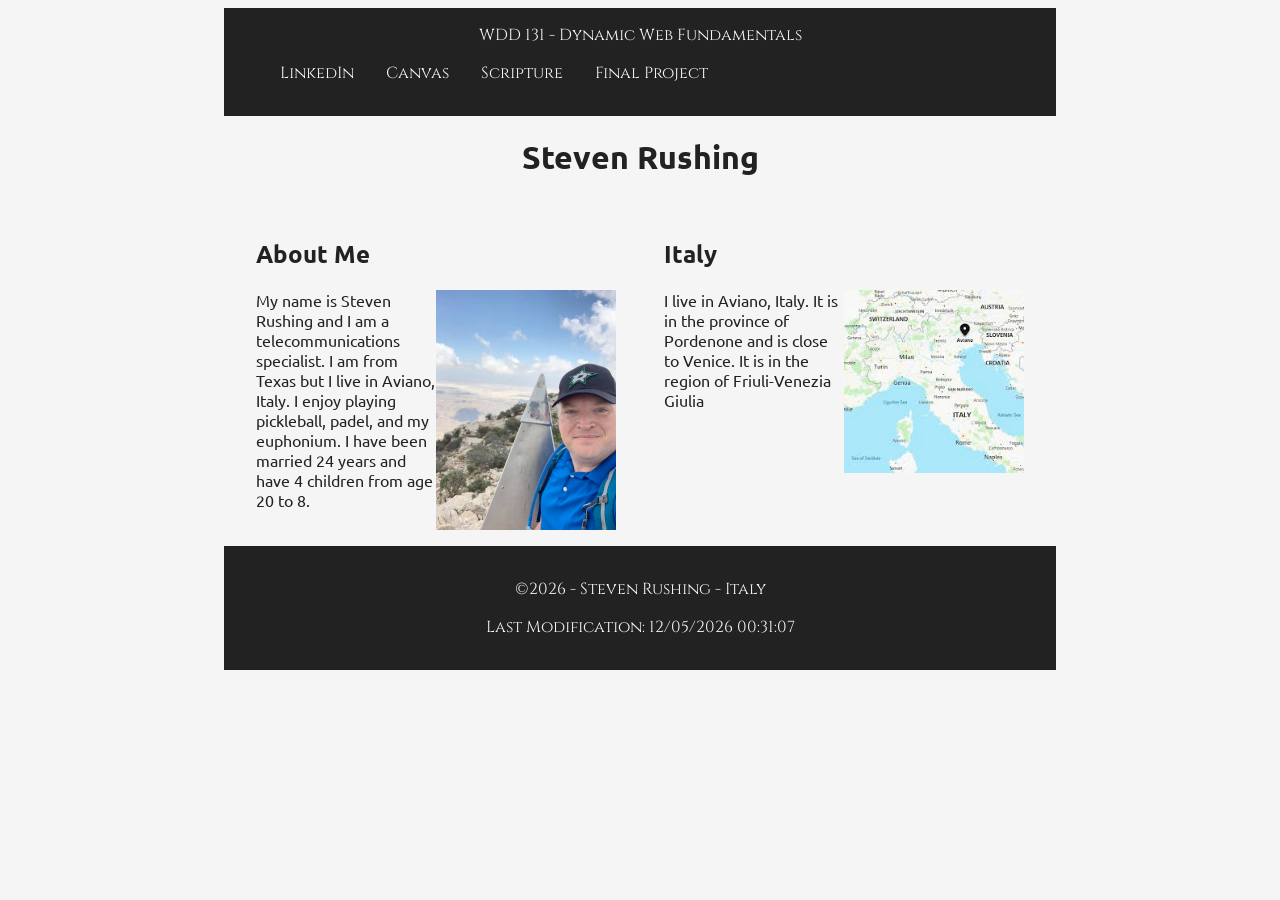
<file: index.html>
<!DOCTYPE html>
<html lang="en">
<head>
    <meta charset="UTF-8">
    <meta name="viewport" content="width=device-width, initial-scale=1.0">
    <meta name="author" content="Steven Rushing">
    <meta name="description" content="A webpage created by Steven Rushing for the BYU Idaho class WDD 131 - Dynamic Web Fundamentals, HTML, CSS, JavaScript, webpage, coding">
    <link rel="stylesheet" href="styles/base.css">
    <link rel="preconnect" href="https://fonts.googleapis.com">
    <link rel="preconnect" href="https://fonts.gstatic.com" crossorigin>
    <link href="https://fonts.googleapis.com/css2?family=Cinzel:wght@400..900&family=Ubuntu:ital,wght@0,300;0,400;0,500;0,700;1,300;1,400;1,500;1,700&display=swap" rel="stylesheet">
    <script src="scripts/getdates.js" defer></script>
    <title>WDD 131 - Dynamic Web Fundamentals - Steven Rushing</title>
  </head>
<body>
    <header>    
        <span id="course-title">WDD 131 - Dynamic Web Fundamentals</span>
        <nav>
            <ul>
                <li><a href="https://www.linkedin.com/in/stevenmrushing/">LinkedIn</a></li>
                <li><a href="https://byupw.instructure.com/">Canvas</a></li>
                <li><a href="https://www.churchofjesuschrist.org/study/scriptures/ot/micah/6?lang=eng&id=p8#p8">Scripture</a></li>
                <li><a href="#">Final Project</a></li>
            </ul>
        </nav>
    </header>
    <main>
        <h1>Steven Rushing</h1>
        <section class="card">
            <h2>About Me</h2>
            <img src="images/profile.jpg" alt="Steven Rushing at the top of Texas">
            <p>My name is Steven Rushing and I am a telecommunications specialist. I am from Texas but I live in Aviano, Italy. I enjoy playing pickleball, padel, and my euphonium. I have been married 24 years and have 4 children from age 20 to 8.</p>
            
        </section>
        <section class="card">
            <h2>Italy</h2>
            <img src="images/aviano.jpeg" alt="Aviano, Italy" width="200">
            <p>I live in Aviano, Italy. It is in the province of Pordenone and is close to Venice. It is in the region of Friuli-Venezia Giulia</p>
        </section>
    </main>
    <footer>
       <p>©<span id="currentyear"></span> - Steven Rushing - Italy</p>
       <p id="lastModified"></p>
    </footer>
</body>
</html>
</file>
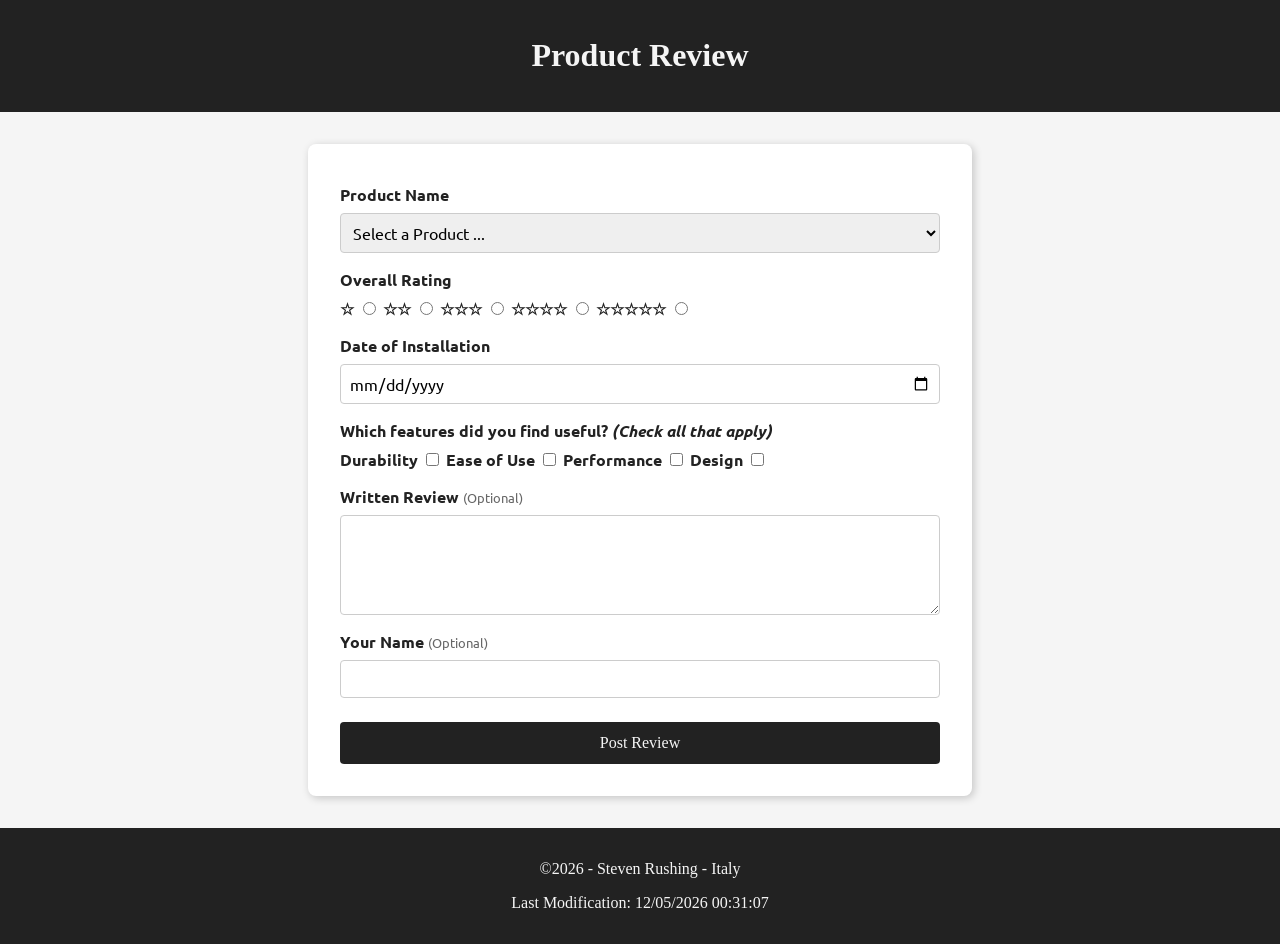
<file: form.html>
<!DOCTYPE html>
<html lang="en">
<head>
    <meta charset="UTF-8">
    <meta name="viewport" content="width=device-width, initial-scale=1.0">
    <meta name="author" content="Steven Rushing">
    <meta name="description" content="A generic form created by Steven Rushing for the BYU Idaho class WDD 131 - Dynamic Web Fundamentals, HTML, CSS, JavaScript">
    <title>Product Review</title>
    <link rel="preconnect" href="https://fonts.googleapis.com">
    <link rel="preconnect" href="https://fonts.gstatic.com" crossorigin>
    <link href="https://fonts.googleapis.com/css2?family=Ubuntu:ital,wght@0,300;0,400;0,500;0,700;1,300;1,400;1,500;1,700&display=swap" rel="stylesheet">
    <link rel="stylesheet" href="styles/form.css">
    <link rel="stylesheet" href="styles/form-large.css">
    <script src="scripts/form.js" defer></script>
</head>
<body>
    <header>
        <h1>Product Review</h1>
    </header>
    <main>
        <form method="get" action="review.html">
            <label for="product-name">Product Name</label>
            <select name="product-name" id="product-name" required>
                <option value="" disabled selected>Select a Product ...</option>
            </select>
            <label>Overall Rating</label>
            <div id="rating-group">
                <label for="rating1">☆</label>
                <input type="radio" id="rating1" name="rating" value="1" required>
                <label for="rating2">☆☆</label>
                <input type="radio" id="rating2" name="rating" value="2" required>
                <label for="rating3">☆☆☆</label>
                <input type="radio" id="rating3" name="rating" value="3" required>
                <label for="rating4">☆☆☆☆</label>
                <input type="radio" id="rating4" name="rating" value="4" required>
                <label for="rating5">☆☆☆☆☆</label>
                <input type="radio" id="rating5" name="rating" value="5" required>
            </div>
            <label for="install-date">Date of Installation</label>
            <input type="date" id="install-date" name="install-date" required>
            <label>Which features did you find useful? <em>(Check all that apply)</em></label>
            <div id="features-group">
                <label for="durability">Durability</label>
                <input type="checkbox" id="durability" name="features" value="durability">
                <label for="ease-of-use">Ease of Use</label>
                <input type="checkbox" id="ease-of-use" name="features" value="ease-of-use">
                <label for="performance">Performance</label>
                <input type="checkbox" id="performance" name="features" value="performance">
                <label for="design">Design</label>
                <input type="checkbox" id="design" name="features" value="design">
            </div>
            <label for="review">Written Review <span class="optional">(Optional)</span></label>
            <textarea id="review" name="review"></textarea>

            <label for="username">Your Name <span class="optional">(Optional)</span></label>
            <input type="text" id="username" name="username">
            <input type="submit" value="Post Review">
        </form>
    </main>
    <footer>
        <p>©<span id="currentyear"></span> - Steven Rushing - Italy</p>
        <p id="lastModified"></p>
    </footer>
</body>
</html>
</file>
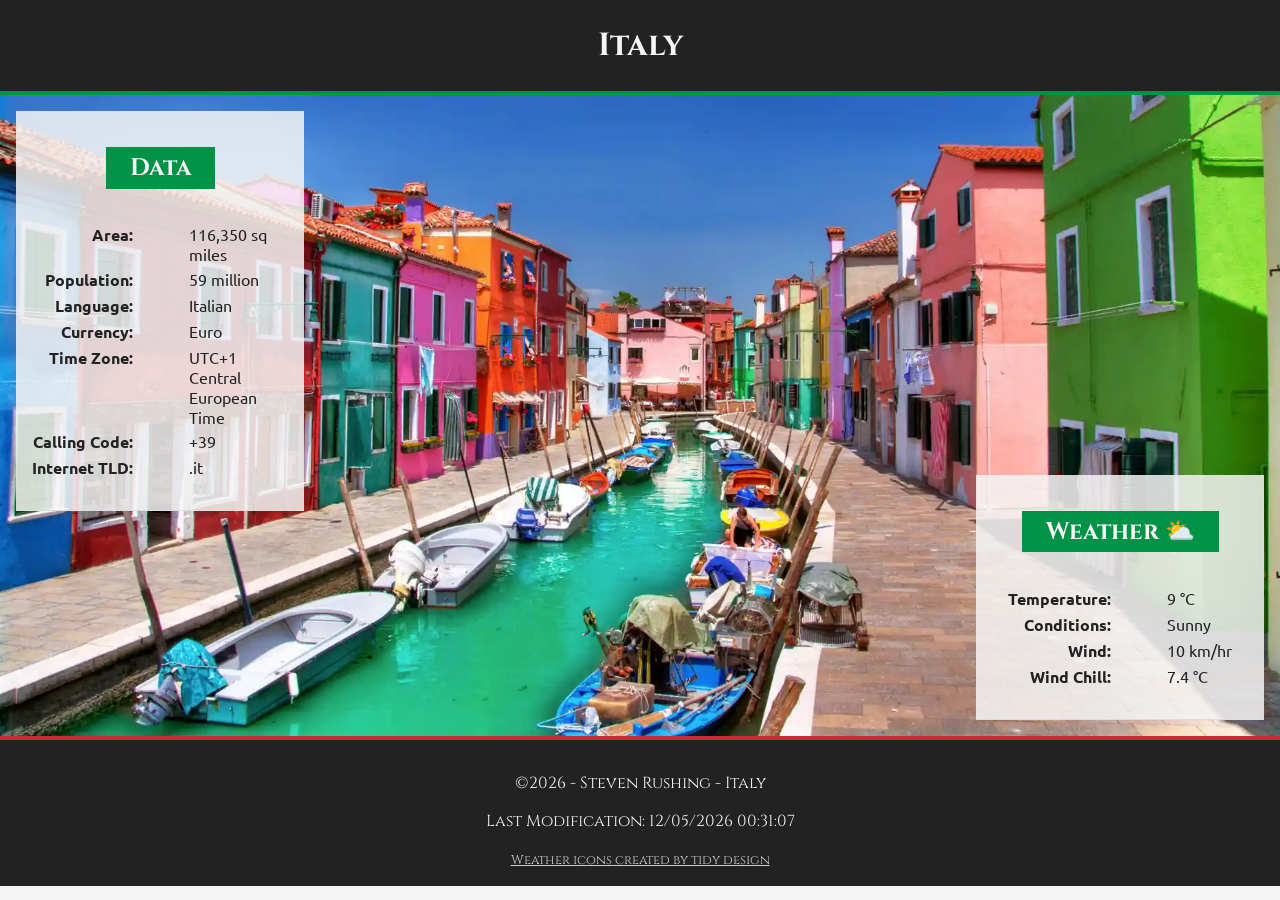
<file: place.html>
<!DOCTYPE html>
<html lang="en">
<head>
    <meta charset="UTF-8">
    <meta name="viewport" content="width=device-width, initial-scale=1.0">
    <meta name="author" content="Steven Rushing">
    <meta name="description" content="A page about Italy created by Steven Rushing for the BYU Idaho class WDD 131 - Dynamic Web Fundamentals, HTML, CSS, JavaScript, webpage, coding, italy">
    <title>About Italy</title>
    <link rel="preconnect" href="https://fonts.googleapis.com">
    <link rel="preconnect" href="https://fonts.gstatic.com" crossorigin>
    <link href="https://fonts.googleapis.com/css2?family=Cinzel:wght@400..900&family=Ubuntu:ital,wght@0,300;0,400;0,500;0,700;1,300;1,400;1,500;1,700&display=swap" rel="stylesheet">
    <link rel="stylesheet" href="styles/place.css">
    <link rel="stylesheet" href="styles/place-large.css">
    <script src="scripts/place.js" defer></script>
</head>
<body>
    <header>
        <h1>Italy</h1>
    </header>
    <main>
        <section id="hero">
            <picture>
                <source srcset="images/burano_lg.webp" media="(min-width: 640px)">
                <img src="images/burano_sm.webp" alt="Colorful houses along a canal in Burano, Italy." width="1024" height="680">
            </picture>
        </section>
        <section id="data">
            <h2>Data</h2>
            <dl>
                <dt>Area:</dt>
                <dd>116,350 sq miles</dd>
                <dt>Population:</dt>
                <dd>59 million</dd>
                <dt>Language:</dt>
                <dd>Italian</dd>
                <dt>Currency:</dt>
                <dd>Euro</dd>
                <dt>Time Zone:</dt>
                <dd>UTC+1 Central European Time</dd>
                <dt>Calling Code:</dt>
                <dd>+39</dd>
                <dt>Internet TLD:</dt>
                <dd>.it</dd>
            </dl>
        </section>
        <section id="weather">
            <h2>Weather</h2>
            <img src="images/weather.svg" alt="icon representing the weather, a cloud and sun">
            <dl>
                <dt>Temperature:</dt>
                <dd>9 °C</dd>
                <dt>Conditions:</dt>
                <dd>Sunny</dd>
                <dt>Wind:</dt>
                <dd>10 km/hr</dd>
                <dt>Wind Chill:</dt>
                <dd id="windchill">N/A</dd>
            </dl>
        </section>
    </main>
    <footer>
        <p>©<span id="currentyear"></span> - Steven Rushing - Italy</p>
        <p id="lastModified"></p>
        <a href="https://www.tidydesign.com/blog/free-weather-icons-svg/" title="weather icons">Weather icons created by tidy design</a>
    </footer>
</body>
</html>
</file>
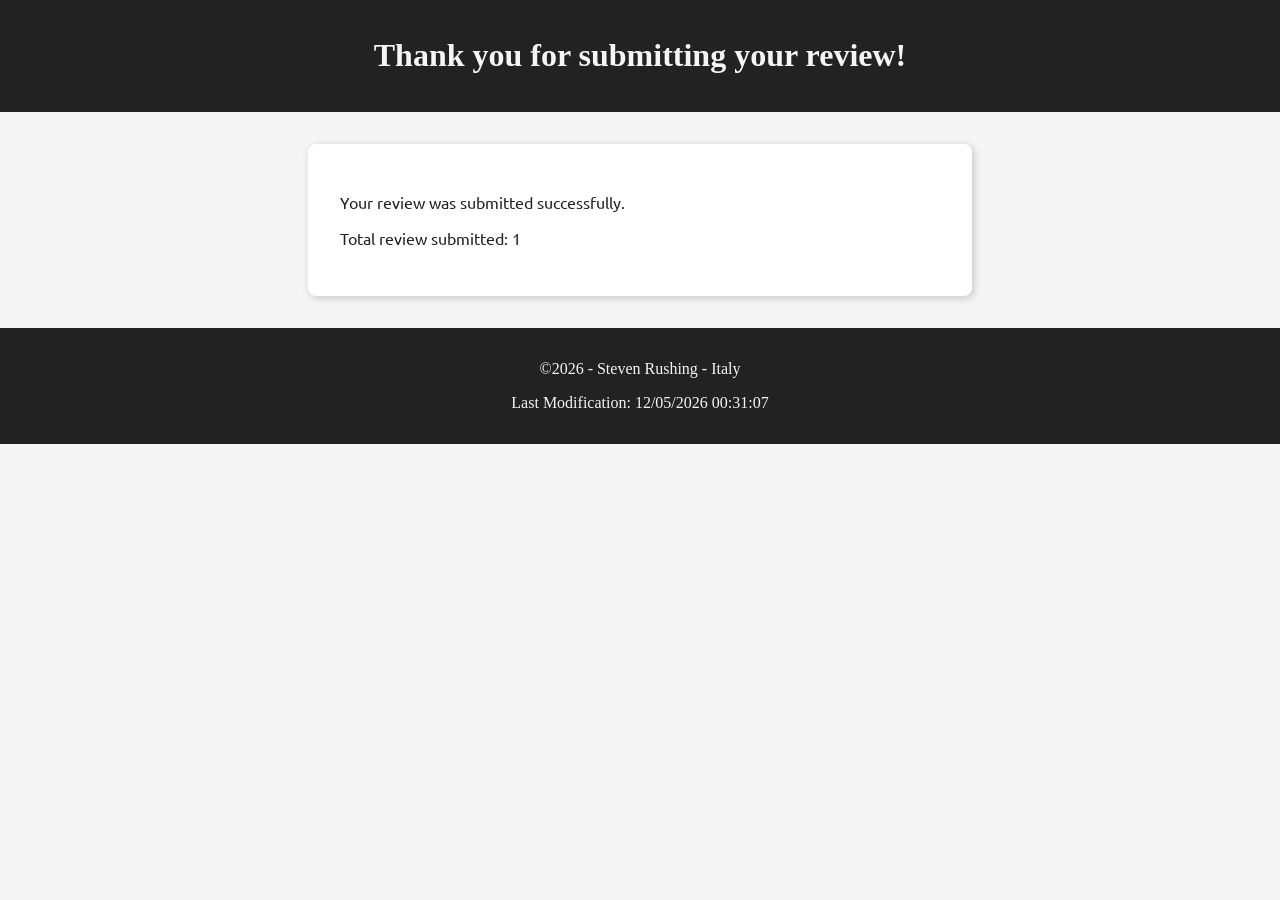
<file: review.html>
<!DOCTYPE html>
<html lang="en">
    <head>
        <meta charset="UTF-8">
        <meta name="viewport" content="width=device-width, initial-scale=1.0">
        <meta name="author" content="Steven Rushing">
        <meta name="description" content="A generic form review created by Steven Rushing for the BYU Idaho class WDD 131 - Dynamic Web Fundamentals, HTML, CSS, JavaScript">
        <title>Review Submitted Successfully</title>
        <link rel="preconnect" href="https://fonts.googleapis.com">
        <link rel="preconnect" href="https://fonts.gstatic.com" crossorigin>
        <link href="https://fonts.googleapis.com/css2?family=Ubuntu:ital,wght@0,300;0,400;0,500;0,700;1,300;1,400;1,500;1,700&display=swap" rel="stylesheet">
        <link rel="stylesheet" href="styles/form.css">
        <link rel="stylesheet" href="styles/form-large.css">
        <script src="scripts/review.js" defer></script>
    </head>
    <body>
        <header>
            <h1>Thank you for submitting your review!</h1>
        </header>
        <main>
            <p>Your review was submitted successfully.</p>
            <p>Total review submitted: <span id="review-count"></span></p>
        </main>
        <footer>
            <p>©<span id="currentyear"></span> - Steven Rushing - Italy</p>
            <p id="lastModified"></p>
        </footer>
    </body>
</file>
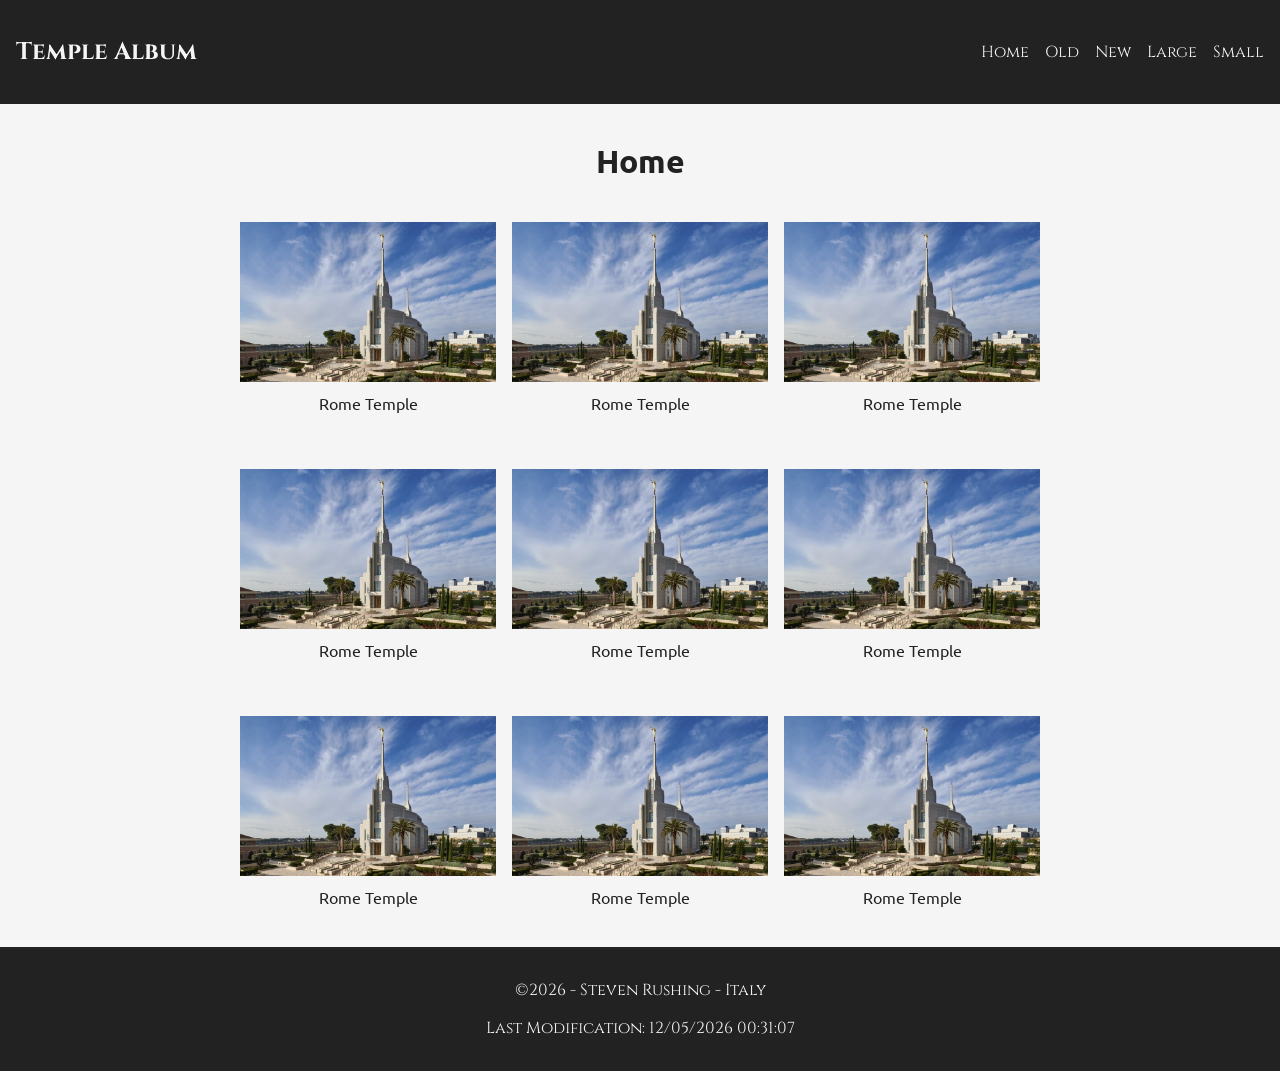
<file: temples.html>
<!DOCTYPE html>
<html lang="en">
<head>
    <meta charset="UTF-8">
    <meta name="viewport" content="width=device-width, initial-scale=1.0">
    <meta name="author" content="Steven Rushing">
    <meta name="description" content="A temple album page created by Steven Rushing for the BYU Idaho class WDD 131 - Dynamic Web Fundamentals, HTML, CSS, JavaScript, webpage, coding, temple, album">
    <title>Temple Album</title>
    <link rel="preconnect" href="https://fonts.googleapis.com">
    <link rel="preconnect" href="https://fonts.gstatic.com" crossorigin>
    <link href="https://fonts.googleapis.com/css2?family=Cinzel:wght@400..900&family=Ubuntu:ital,wght@0,300;0,400;0,500;0,700;1,300;1,400;1,500;1,700&display=swap" rel="stylesheet">
    <link rel="stylesheet" href="styles/temples.css">
    <link rel="stylesheet" href="styles/temples-large.css">
    <script src="scripts/temples.js" defer></script>
</head>
<body>
    <header>
        <h2>Temple Album</h2>
        <button id="hamburger">☰</button>
        <nav>
            <ul>
                <li><a href="#">Home</a></li>
                <li><a href="#">Old</a></li>
                <li><a href="#">New</a></li>
                <li><a href="#">Large</a></li>
                <li><a href="#">Small</a></li>
            </ul>
        </nav>
    </header>
    <main>
        <h1>Home</h1>
        <figure>
            <img src="images/rometemple.jpg" alt="Rome Temple">
            <figcaption>Rome Temple</figcaption>
        </figure>  
        <figure>
            <img src="images/rometemple.jpg" alt="Rome Temple">
            <figcaption>Rome Temple</figcaption>
        </figure>
        <figure>
            <img src="images/rometemple.jpg" alt="Rome Temple">
            <figcaption>Rome Temple</figcaption>
        </figure>
        <figure>
            <img src="images/rometemple.jpg" alt="Rome Temple">
            <figcaption>Rome Temple</figcaption>
        </figure>
        <figure>
            <img src="images/rometemple.jpg" alt="Rome Temple">
            <figcaption>Rome Temple</figcaption>
        </figure>
        <figure>
            <img src="images/rometemple.jpg" alt="Rome Temple">
            <figcaption>Rome Temple</figcaption>
        </figure>
        <figure>
            <img src="images/rometemple.jpg" alt="Rome Temple">
            <figcaption>Rome Temple</figcaption>
        </figure>
        <figure>
            <img src="images/rometemple.jpg" alt="Rome Temple">
            <figcaption>Rome Temple</figcaption>
        </figure>
        <figure>
            <img src="images/rometemple.jpg" alt="Rome Temple">
            <figcaption>Rome Temple</figcaption>
        </figure>
    </main>
    <footer>
        <p>©<span id="currentyear"></span> - Steven Rushing - Italy</p>
        <p id="lastModified"></p>
    </footer>
</body>
</html>
</file>
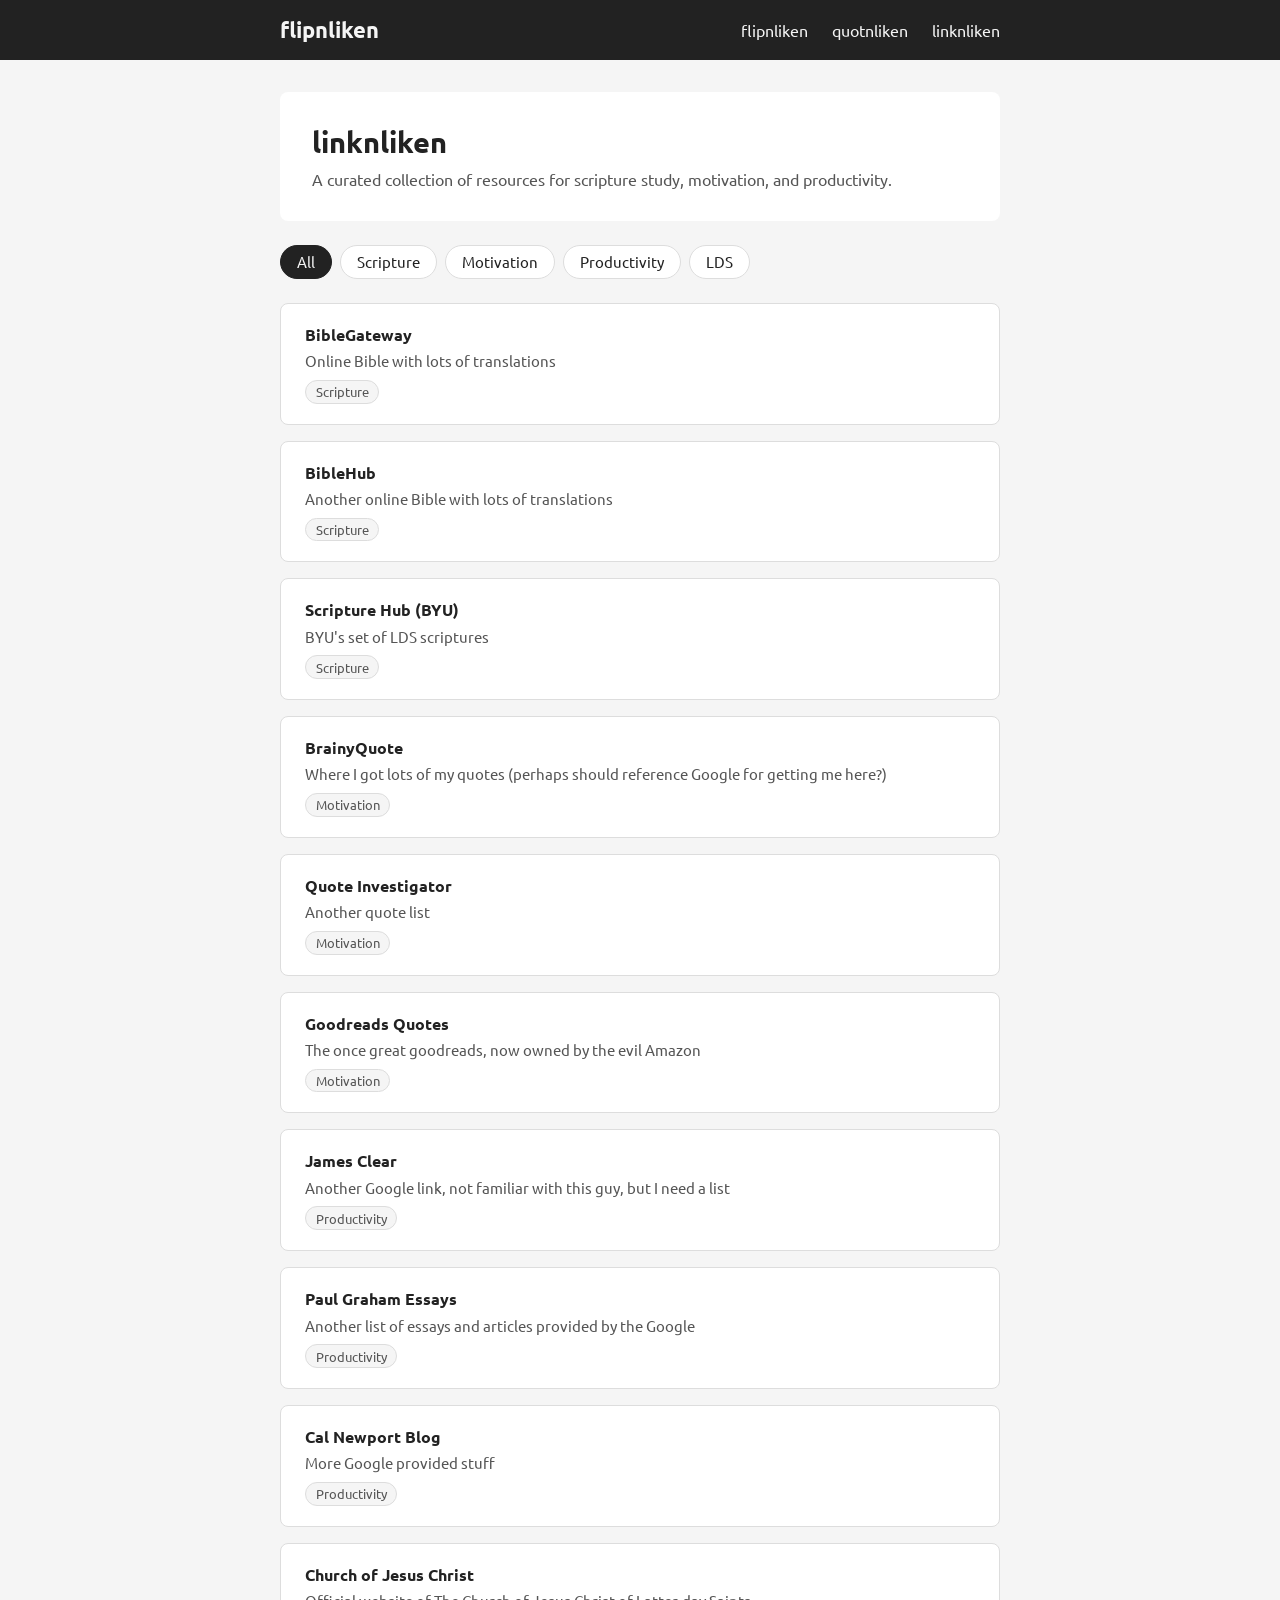
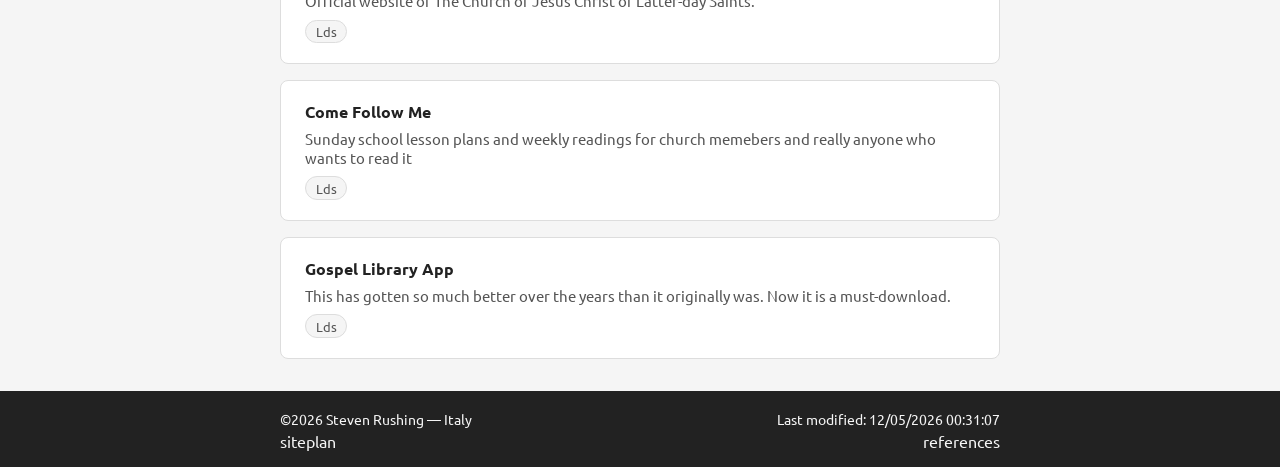
<file: project/linknliken.html>
<!DOCTYPE html>
<html lang="en">
<head>
    <meta charset="UTF-8" />
    <meta name="viewport" content="width=device-width,initial-scale=1.0" />
    <meta name="author" content="Steven Rushing">
    <meta name="description" content="linknliken — a curated list of scripture, motivational, and productivity resources.">
    <title>linknliken | flipnliken</title>
    <link rel="preconnect" href="https://fonts.googleapis.com">
    <link rel="preconnect" href="https://fonts.gstatic.com" crossorigin>
    <link href="https://fonts.googleapis.com/css2?family=Ubuntu:ital,wght@0,300;0,400;0,500;0,700;1,300;1,400;1,500;1,700&display=swap" rel="stylesheet">
    <link rel="stylesheet" href="styles/main.css" />
    <link rel="stylesheet" href="styles/linknliken.css" />
    <script src="scripts/linknliken.js" defer></script>
</head>
<body>
    <header>
        <div class="header-inner">
            <h2><a href="index.html">flipnliken</a></h2>
            <div class="nav-group">
                <button id="hamburger">&#9776;</button>
                <nav>
                    <ul>
                        <li><a href="index.html">flipnliken</a></li>
                        <li><a href="quotenliken.html">quotnliken</a></li>
                        <li><a href="linknliken.html">linknliken</a></li>
                    </ul>
                </nav>
            </div>
        </div>
    </header>
    <main>
        <section class="page-intro">
            <h1>linknliken</h1>
            <p>A curated collection of resources for scripture study, motivation, and productivity.</p>
        </section>

        <section class="filter-section">
            <div id="filterButtons" class="filter-buttons">
                <button class="filter-btn" data-filter="all">All</button>
                <button class="filter-btn" data-filter="scripture">Scripture</button>
                <button class="filter-btn" data-filter="motivation">Motivation</button>
                <button class="filter-btn" data-filter="productivity">Productivity</button>
                <button class="filter-btn" data-filter="lds">LDS</button>
            </div>
        </section>

        <section>
            <ul id="linksList" class="links-list"></ul>
        </section>
    </main>
    <footer>
        <div class="footer-row">
            <p>&copy;<span id="currentyear"></span> Steven Rushing &mdash; Italy</p>
            <p id="lastModified"></p>
        </div>
        <div class="footer-row">
            <a href="siteplan.html">siteplan</a>
            <a href="references.html">references</a>
        </div>
    </footer>
</body>
</html>
</file>
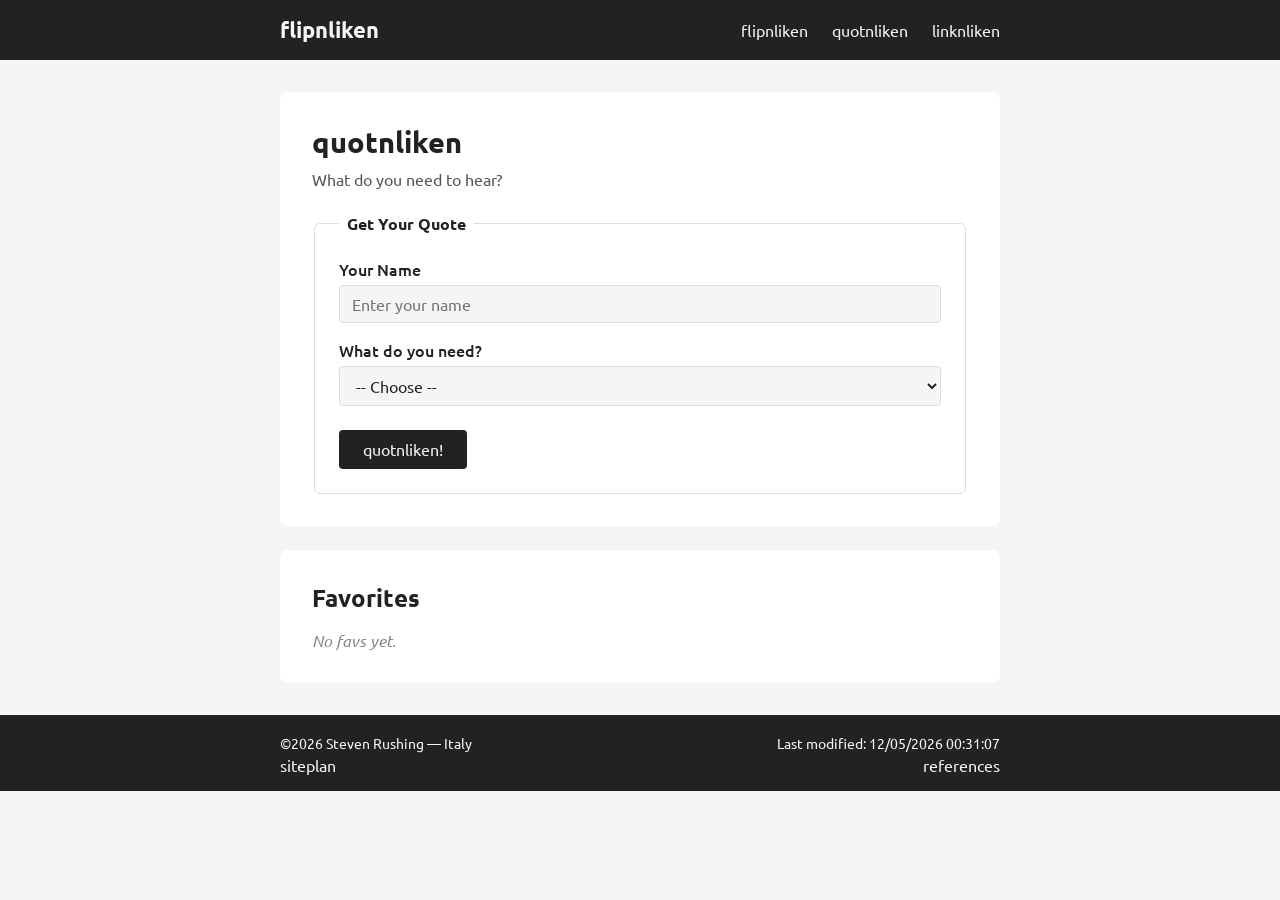
<file: project/quotenliken.html>
<!DOCTYPE html>
<html lang="en">
<head>
    <meta charset="UTF-8" />
    <meta name="viewport" content="width=device-width,initial-scale=1.0" />
    <meta name="author" content="Steven Rushing">
    <meta name="description" content="quotnliken — get a motivational quote personalized for what you need right now.">
    <title>quotnliken | flipnliken</title>
    <link rel="preconnect" href="https://fonts.googleapis.com">
    <link rel="preconnect" href="https://fonts.gstatic.com" crossorigin>
    <link href="https://fonts.googleapis.com/css2?family=Ubuntu:ital,wght@0,300;0,400;0,500;0,700;1,300;1,400;1,500;1,700&display=swap" rel="stylesheet">
    <link rel="stylesheet" href="styles/main.css" />
    <link rel="stylesheet" href="styles/quotenliken.css" />
    <script src="scripts/quotenliken.js" defer></script>
</head>
<body>
    <header>
        <div class="header-inner">
            <h2><a href="index.html">flipnliken</a></h2>
            <div class="nav-group">
                <button id="hamburger">&#9776;</button>
                <nav>
                    <ul>
                        <li><a href="index.html">flipnliken</a></li>
                        <li><a href="quotenliken.html">quotnliken</a></li>
                        <li><a href="linknliken.html">linknliken</a></li>
                    </ul>
                </nav>
            </div>
        </div>
    </header>
    <main>
        <section class="form-section">
            <h1>quotnliken</h1>
            <p>What do you need to hear?</p>
            <form id="quoteForm" action="#" method="get">
                <fieldset>
                    <legend>Get Your Quote</legend>
                    <div class="form-group">
                        <label for="userName">Your Name</label>
                        <input
                            type="text"
                            id="userName"
                            name="userName"
                            autocomplete="given-name"
                            placeholder="Enter your name"
                            minlength="2"
                            required
                        >
                    </div>
                    <div class="form-group">
                        <label for="category">What do you need?</label>
                        <select id="category" name="category" required>
                            <option value="">-- Choose --</option>
                            <option value="work">Get to work</option>
                            <option value="life">Life is rough</option>
                            <option value="spiritual">Find the spirit</option>
                            <option value="fun">Make me smile</option>
                            <option value="random">Random</option>
                        </select>
                    </div>
                    <button type="submit">quotnliken!</button>
                </fieldset>
            </form>
        </section>

        <section id="quoteDisplay" class="quote-display hidden">
            <p id="quoteGreeting" class="quote-greeting"></p>
            <blockquote id="quoteText"></blockquote>
            <p id="quoteAuthor" class="quote-author"></p>
            <button id="favoriteBtn" type="button">Make a Favorites</button>
        </section>

        <section class="favorites-section">
            <h2>Favorites</h2>
            <p id="noFavorites">No favs yet.</p>
            <ul id="favoritesList"></ul>
        </section>
    </main>
    <footer>
        <div class="footer-row">
            <p>&copy;<span id="currentyear"></span> Steven Rushing &mdash; Italy</p>
            <p id="lastModified"></p>
        </div>
        <div class="footer-row">
            <a href="siteplan.html">siteplan</a>
            <a href="references.html">references</a>
        </div>
    </footer>
</body>
</html>
</file>
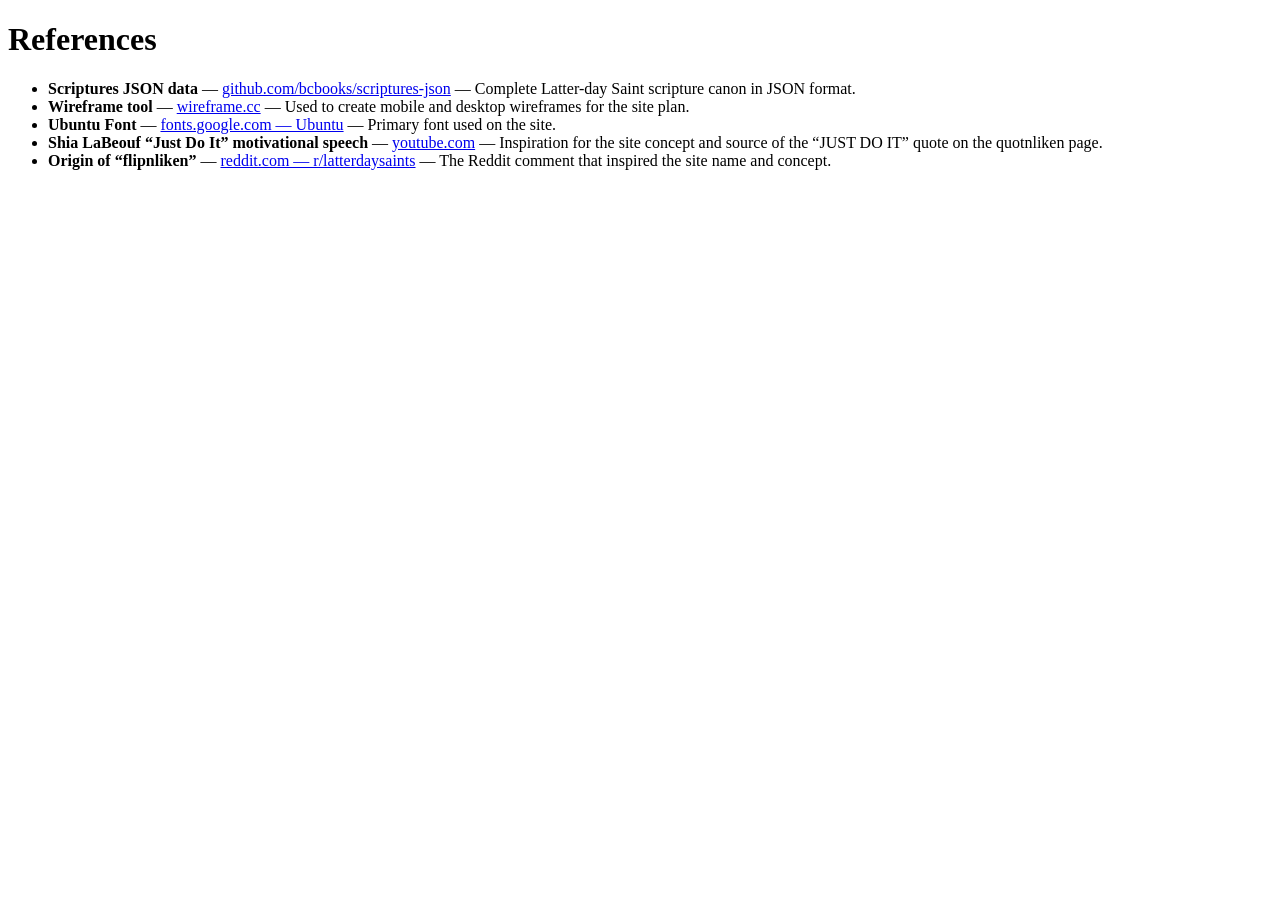
<file: project/references.html>
<!DOCTYPE html>
<html lang="en">
<head>
    <meta charset="UTF-8" />
    <meta name="viewport" content="width=device-width,initial-scale=1.0" />
    <meta name="author" content="Steven Rushing">
    <meta name="description" content="References and resources used to build flipnliken.com">
    <title>References | flipnliken</title>
</head>
<body>
    <h1>References</h1>
    <ul>
        <li>
            <strong>Scriptures JSON data</strong> &mdash;
            <a href="https://github.com/bcbooks/scriptures-json">github.com/bcbooks/scriptures-json</a>
            &mdash; Complete Latter-day Saint scripture canon in JSON format.
        </li>
        <li>
            <strong>Wireframe tool</strong> &mdash;
            <a href="https://wireframe.cc/free">wireframe.cc</a>
            &mdash; Used to create mobile and desktop wireframes for the site plan.
        </li>
        <li>
            <strong>Ubuntu Font</strong> &mdash;
            <a href="https://fonts.google.com/specimen/Ubuntu">fonts.google.com &mdash; Ubuntu</a>
            &mdash; Primary font used on the site.
        </li>
        <li>
            <strong>Shia LaBeouf &ldquo;Just Do It&rdquo; motivational speech</strong> &mdash;
            <a href="https://www.youtube.com/watch?v=ZXsQAXx_ao0">youtube.com</a>
            &mdash; Inspiration for the site concept and source of the &ldquo;JUST DO IT&rdquo; quote on the quotnliken page.
        </li>
        <li>
            <strong>Origin of &ldquo;flipnliken&rdquo;</strong> &mdash;
            <a href="https://www.reddit.com/r/latterdaysaints/comments/pimkrf/comment/hbrpgy5/">reddit.com &mdash; r/latterdaysaints</a>
            &mdash; The Reddit comment that inspired the site name and concept.
        </li>
    </ul>
</body>
</html>
</file>
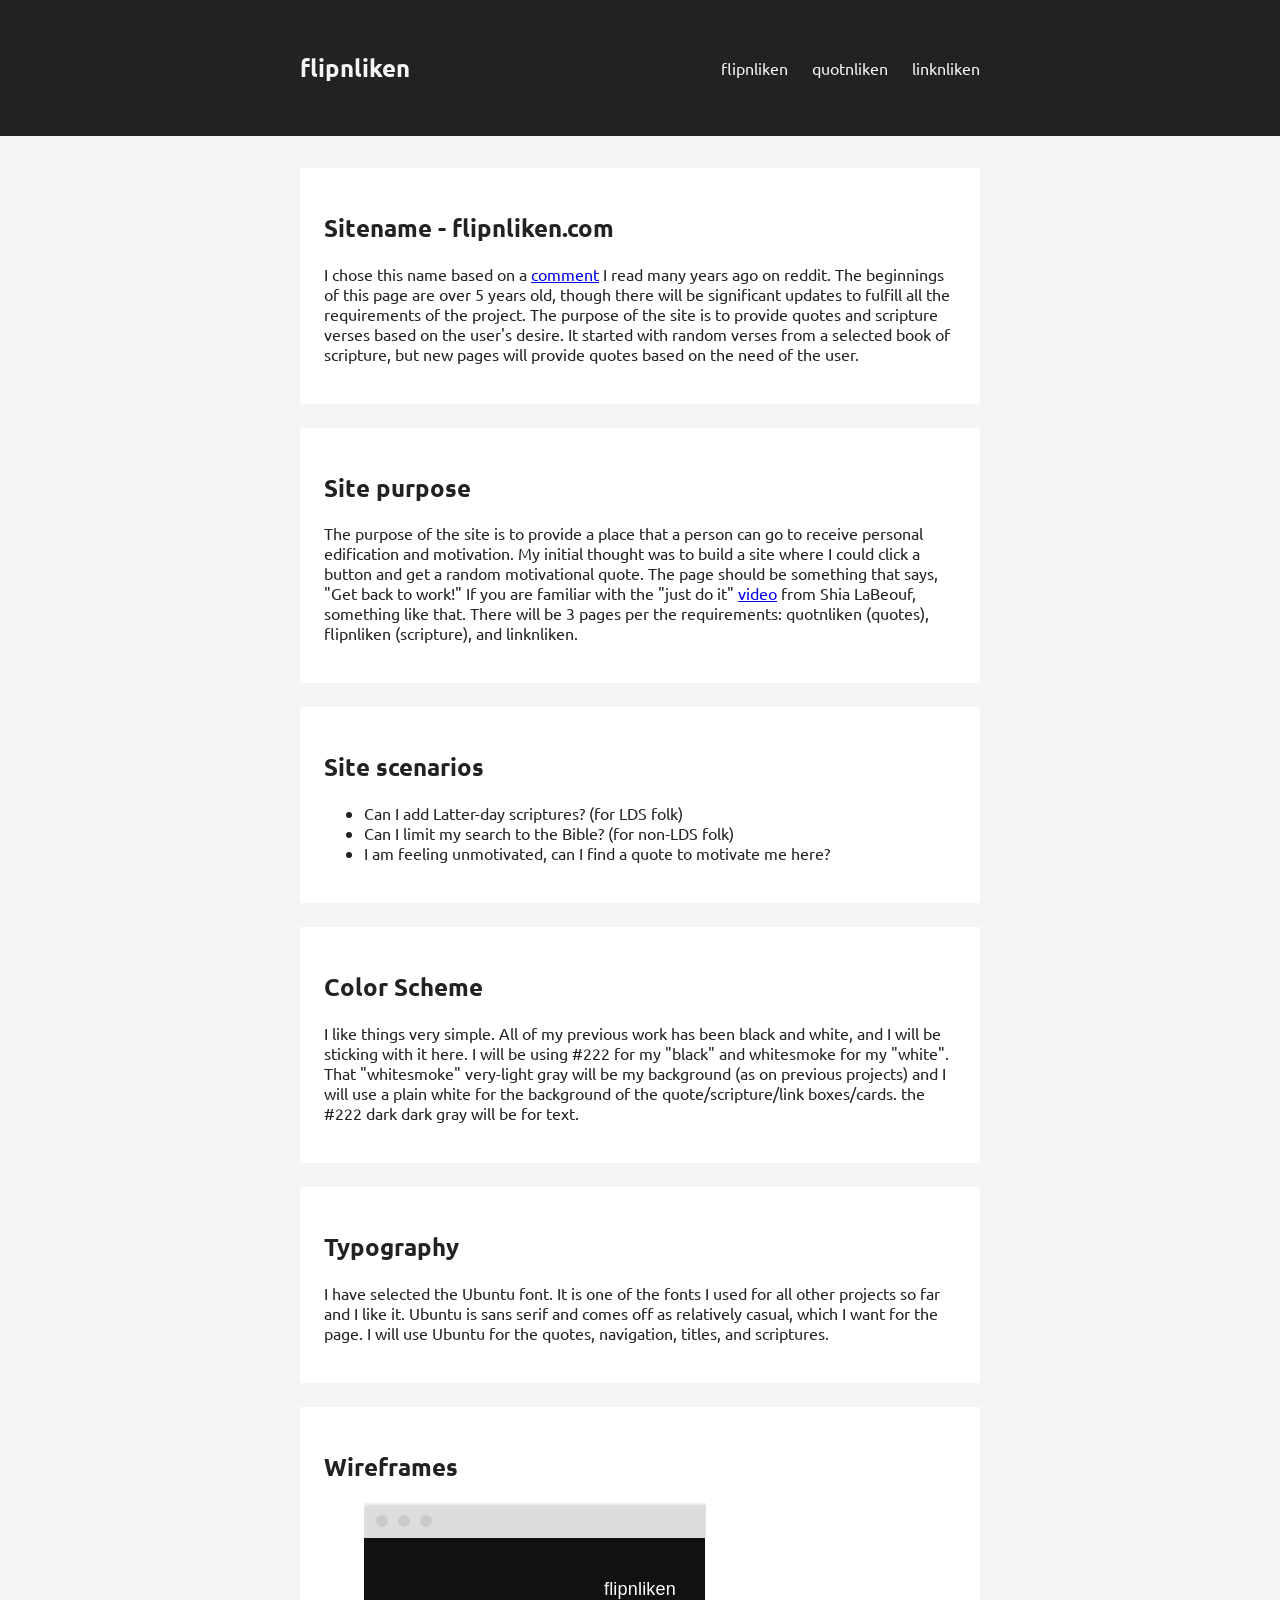
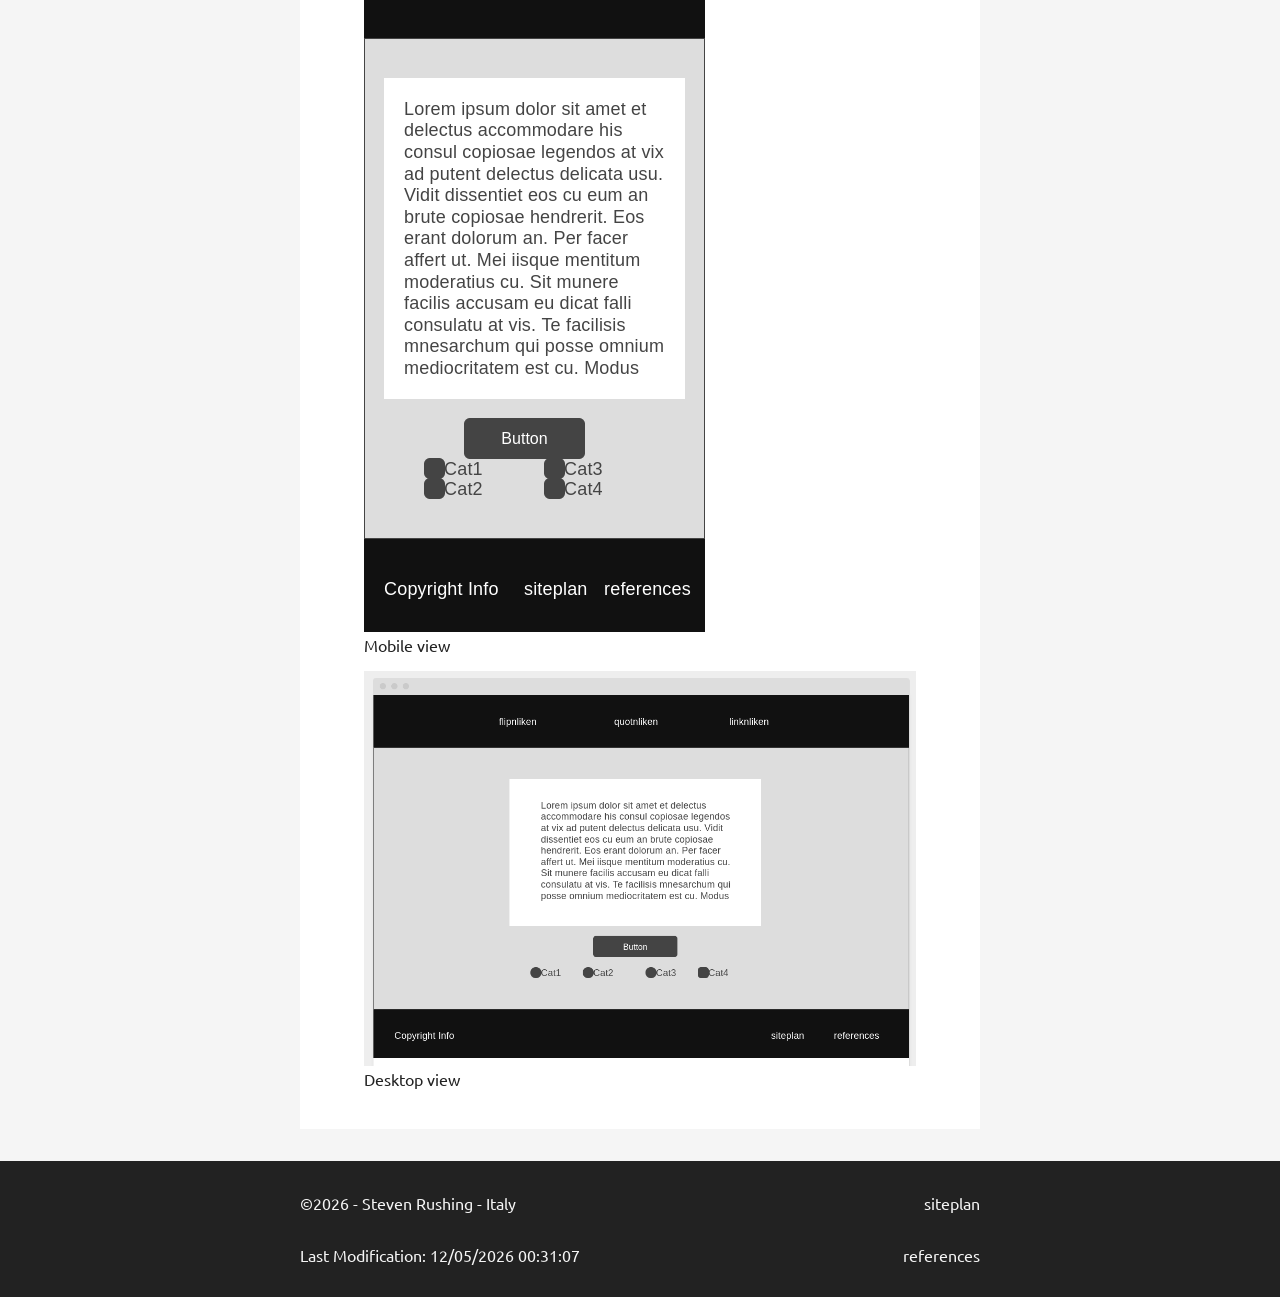
<file: project/siteplan.html>
<!DOCTYPE html>
<html lang="en">
<head>
    <meta charset="UTF-8">
    <meta name="viewport" content="width=device-width,initial-scale=1.0" />
    <meta name="author" content="Steven Rushing">
    <meta name="description" content="The siteplan for an inspirational quote and scripture page created by Steven Rushing for the BYU Idaho class WDD 131">
    <title>Flipnliken Product Review</title>
    <link rel="preconnect" href="https://fonts.googleapis.com">
    <link rel="preconnect" href="https://fonts.gstatic.com" crossorigin>
    <link href="https://fonts.googleapis.com/css2?family=Ubuntu:ital,wght@0,300;0,400;0,500;0,700;1,300;1,400;1,500;1,700&display=swap" rel="stylesheet">
    <link rel="stylesheet" href="styles/siteplan.css" />
    <script src="scripts/siteplan.js" defer></script>
</head>
<body>
    <header>
        <div class="header-inner">
            <h2>flipnliken</h2>
            <div class="nav-group">
                <button id="hamburger">☰</button>
                <nav>
                    <ul>
                        <li><a href="index.html">flipnliken</a></li>
                        <li><a href="quotenliken.html">quotnliken</a></li>
                        <li><a href="linknliken.html">linknliken</a></li>
                    </ul>
                </nav>
            </div>
        </div>
    </header>
    <main>
        <section id="sitename">
            <h2>Sitename - <strong>flipnliken.com</strong></h2>
            <p>I chose this name based on a <a href="https://www.reddit.com/r/latterdaysaints/comments/pimkrf/comment/hbrpgy5/">comment</a> I read many years ago on reddit. The beginnings of this page are over 5 years old, though there will be significant updates to fulfill all the requirements of the project. The purpose of the site is to provide quotes and scripture verses based on the user's desire. It started with random verses from a selected book of scripture, but new pages will provide quotes based on the need of the user.</p>
        </section>
        <section id="sitepurpose">
            <h2>Site purpose</h2>
            <p>The purpose of the site is to provide a place that a person can go to receive personal edification and motivation. My initial thought was to build a site where I could click a button and get a random motivational quote. The page should be something that says, "Get back to work!" If you are familiar with the "just do it" <a href="https://www.youtube.com/watch?v=ZXsQAXx_ao0">video</a> from Shia LaBeouf, something like that.  There will be 3 pages per the requirements: quotnliken (quotes), flipnliken (scripture), and linknliken.</p>
        </section>
        <section id="sitescenarios">
            <h2>Site scenarios</h2>
            <ul>
                <li>Can I add Latter-day scriptures? (for LDS folk)</li>
                <li>Can I limit my search to the Bible? (for non-LDS folk)</li>
                <li>I am feeling unmotivated, can I find a quote to motivate me here?</li>
            </ul>
        </section>
        <section id="colorscheme">
            <h2>Color Scheme</h2>
            <p>I like things very simple. All of my previous work has been black and white, and I will be sticking with it here. I will be using #222 for my "black" and whitesmoke for my "white". That "whitesmoke" very-light gray will be my background (as on previous projects) and I will use a plain white for the background of the quote/scripture/link boxes/cards. the #222 dark dark gray will be for text.</p>
        </section>
        <section id="typography">
            <h2>Typography</h2>
            <p>I have selected the Ubuntu font. It is one of the fonts I used for all other projects so far and I like it. Ubuntu is sans serif and comes off as relatively casual, which I want for the page. I will use Ubuntu for the quotes, navigation, titles, and scriptures.</p>
        </section>
        <section id="wireframes">
            <h2>Wireframes</h2>
            <figure>
                <img src="images/wireframemobile.png" alt="Mobile wireframe for flipnliken home page" loading="lazy">
                <figcaption>Mobile view</figcaption>
            </figure>
            <figure>
                <img src="images/wireframedesktop.png" alt="Desktop wireframe for flipnliken home page" loading="lazy">
                <figcaption>Desktop view</figcaption>
            </figure>
        </section>

    </main>
    <footer>
        <div class="footer-row">
            <p>©<span id="currentyear"></span> - Steven Rushing - Italy</p>
            <a href="siteplan.html">siteplan</a>
        </div>
        <div class="footer-row">
            <p id="lastModified"></p>
            <a href="references.html">references</a>
        </div>
    </footer>

</body>
</html>
</file>
<file: styles/base.css>
body {
    font-family: Ubuntu, sans-serif;
    background-color: whitesmoke;
    color: #222222;
}

header{
    font-family: Cinzel, serif;
    background-color: #222;
    color: whitesmoke;
    padding: 1rem;
    max-width: 800px;
    margin: auto;
}

#course-title{
    display: block;
    text-align: center;
}

nav ul {
    display: flex;
    list-style: none;
    color: whitesmoke;
    gap: 2rem;
}

nav a {
    color: whitesmoke;
    text-decoration: none;
}

nav a:hover{
    color: lightgreen;
}

main {
    max-width: 800px;
    margin: auto;
    display: grid;
    grid-template-columns: 1fr 1fr;
    gap: 1rem;
}

main h1 {
    grid-column: 1 / -1;
    text-align: center;
    margin-bottom: .5rem;
}

.card {
    padding: 1rem;
}

.card img {
    max-width: 50%;
    float: right;
}

footer{
    font-family: Cinzel, serif;
    background-color: #222;
    color: whitesmoke;
    padding: 1rem;
    max-width: 800px;
    margin: auto;
    text-align: center;
}
</file>
<file: styles/form.css>
body {
    font-family: Ubuntu, sans-serif;
    background-color: whitesmoke;
    color: #222;
    margin: 0;
    padding: 0;
}

header {
    font-family: Cinzel, serif;
    background-color: #222;
    color: whitesmoke;
    padding: 1rem;
    text-align: center;
}

main {
    max-width: 500px;
    margin: 2rem auto;
    background-color: white;
    border-radius: 8px;
    box-shadow: 2px 2px 8px rgba(0,0,0,0.2);
    padding: 2rem;
}

form {
    display: flex;
    flex-direction: column;
    gap: 0.5rem;
}

label {
    font-weight: bold;
    margin-top: 0.5rem;
}

select, input[type="date"], textarea, input[type="text"] {
    width: 100%;
    padding: 0.5rem;
    border: 1px solid #ccc;
    border-radius: 4px;
    font-family: Ubuntu, sans-serif;
    font-size: 1rem;
    box-sizing: border-box;
}

textarea {
    min-height: 100px;
    resize: vertical;
}

fieldset {
    border: 1px solid #ccc;
    border-radius: 4px;
    padding: 0.75rem;
}

legend {
    font-weight: bold;
    padding: 0;
    margin-bottom: 0.5rem;
    float: left;
    width: 100%;
}

fieldset::after {
    content: "";
    display: block;
    clear: both;
}

.checkbox-group label {
    font-weight: normal;
    margin-top: 0;
    margin-right: 1rem;
}


input[type="submit"] {
    background-color: #222;
    color: whitesmoke;
    border: none;
    padding: 0.75rem;
    border-radius: 4px;
    font-family: Cinzel, serif;
    font-size: 1rem;
    cursor: pointer;
    margin-top: 1rem;
}

input[type="submit"]:hover {
    background-color: #444;
}

.optional {
    font-size: 0.8rem;
    color: #666;
    font-weight: normal;
}

footer {
    font-family: Cinzel, serif;
    background-color: #222;
    color: whitesmoke;
    padding: 1rem;
    text-align: center;
}
</file>
<file: styles/form-large.css>
@media (min-width: 768px) {
    main {
        max-width: 600px;
    }
}
</file>
<file: styles/place.css>
:root {
    --italian-green: #009246;
    --italian-red: #CE2B37;
    --dark: #222;
    --light: whitesmoke;
    --font-heading: Cinzel, serif;
    --font-body: Ubuntu, sans-serif;
}

* {
    box-sizing: border-box;
}

body {
    font-family: var(--font-body);
    background-color: var(--light);
    color: var(--dark);
    margin: 0;
    padding: 0;
}

header {
    font-family: var(--font-heading);
    background-color: var(--dark);
    color: var(--light);
    text-align: center;
    padding: 1.5rem 1rem;
    border-bottom: 4px solid var(--italian-green);
}

h1 {
    margin: 0;
}

#hero img {
    width: 100%;
    height: auto;
    display: block;
}

#data, #weather {
    padding: 1rem;
    text-align: center;
    border-bottom: 1px solid #ddd;
}

#data h2 {
    font-family: var(--font-heading);
    background-color: var(--italian-green);
    color: var(--light);
    display: inline-block;
    padding: 0.3rem 1.5rem;
}

#weather h2 {
    font-family: var(--font-heading);
    background-color: var(--italian-green);
    color: var(--light);
    display: inline-block;
    padding: 0.3rem 1.5rem;
}

dl {
    display: grid;
    grid-template-columns: auto auto;
    gap: 0.3rem 1rem;
    justify-content: center;
    text-align: left;
    margin: 1rem 0;
}

dt {
    font-weight: bold;
    text-align: right;
}

#weather img {
    width: 80px;
    margin: 0.5rem auto;
    display: block;
}

footer {
    font-family: var(--font-heading);
    background-color: var(--dark);
    color: var(--light);
    text-align: center;
    padding: 1rem;
    border-top: 4px solid var(--italian-red);
}

footer a {
    color: #ccc;
    font-size: 0.8rem;
}
</file>
<file: styles/place-large.css>
@media (min-width: 640px) {
    main {
        display: grid;
        grid-template-columns: 1fr 2fr 1fr;
        grid-template-rows: auto;
    }

    #hero {
        grid-column: 1 / -1;
        grid-row: 1;
    }

    #hero img {
        width: 100%;
        height: 100%;
        object-fit: cover;
    }

    #data {
        grid-column: 1;
        grid-row: 1;
        background-color: rgba(245, 245, 245, 0.85);
        z-index: 1;
        align-self: start;
        margin: 1rem;
    }

    #weather {
        grid-column: 3;
        grid-row: 1;
        background-color: rgba(245, 245, 245, 0.85);
        z-index: 1;
        align-self: end;
        margin: 1rem;
    }

    /* Hide SVG icon in wider view, pseudo-element handles it */
    #weather img {
        display: none;
    }

    #weather h2::after {
        content: " ⛅";
    }
}
</file>
<file: styles/temples.css>
body {
    font-family: Ubuntu, sans-serif;
    background-color: whitesmoke;
    color: #222;
    margin: 0;
    padding: 0;
}

header {
    font-family: Cinzel, serif;
    background-color: #222;
    color: whitesmoke;
    padding: 1rem;
    display: flex;
    justify-content: space-between;
    align-items: center;
}

#hamburger {
    background: none;
    border: none;
    color: whitesmoke;
    font-size: 1.5rem;
    cursor: pointer;
}

nav ul {
    display: none;
    list-style: none;
    color: whitesmoke;
    gap: 1rem;
}
nav ul.show {
    display: flex;
    flex-direction: column;
}

nav a {
    color: whitesmoke;
    text-decoration: none;
}

nav a:hover {
    color: lightgreen;
}

main {
    max-width: 800px;
    margin: auto;
    gap: 1rem;
    padding: 1rem;
    display: grid;
    grid-template-columns: 1fr;
}

main h1 {
    grid-column: 1 / -1;
    text-align: center;
    margin-bottom: .5rem;
}

main h2 {
    grid-column: 1 / -1;
    text-align: center;
    margin-bottom: .5rem;
}

figure {
    margin: 1rem 0;
    text-align: center;
}

figure img {
    width: 100%;
}

figcaption {
    padding: 0.5rem;
}

footer {
    font-family: Cinzel, serif;
    background-color: #222;
    color: whitesmoke;
    padding: 1rem;
    text-align: center;
}
</file>
<file: styles/temples-large.css>
@media (min-width: 500px) {
    main {
        grid-template-columns: 1fr 1fr;
    }
}

@media (min-width: 768px) {
    main {
        grid-template-columns: 1fr 1fr 1fr;
    }

    #hamburger {
        display: none;
    }

    nav ul,
    nav ul.show {
    display: flex;
    flex-direction: row;
}
}
</file>
<file: project/styles/main.css>
/* Shared layout styles for flipnliken.com */
body {
    font-family: Ubuntu, sans-serif;
    background-color: whitesmoke;
    color: #222;
    margin: 0;
    padding: 0;
}

header,
footer {
    background-color: #222;
    color: whitesmoke;
    padding: 1rem 2rem;
}

.header-inner {
    max-width: 720px;
    margin: 0 auto;
    display: flex;
    justify-content: space-between;
    align-items: center;
}

header h2 {
    margin: 0;
    font-size: 1.4rem;
}

header a,
footer a {
    color: whitesmoke;
    text-decoration: none;
}

header a:hover,
footer a:hover {
    text-decoration: underline;
}

nav ul {
    list-style: none;
    display: flex;
    gap: 1.5rem;
    padding: 0;
    margin: 0;
}

.nav-group {
    display: flex;
    align-items: center;
    gap: 1rem;
}

#hamburger {
    display: none;
    background: none;
    border: 1px solid whitesmoke;
    color: whitesmoke;
    font-size: 1.1rem;
    cursor: pointer;
    padding: 0.2rem 0.55rem;
    border-radius: 3px;
    line-height: 1.4;
}

main {
    max-width: 720px;
    margin: 2rem auto;
    padding: 0 1rem;
}

.footer-row {
    display: flex;
    justify-content: space-between;
    align-items: center;
    max-width: 720px;
    margin: 0 auto;
    gap: 1rem;
}

.footer-row p {
    margin: 0.2rem 0;
    font-size: 0.9rem;
}

/* 680 not 700 - the nav was wrapping weird at 700 and I'm out of time to make it work*/
@media (max-width: 680px) {
    main {
        margin: 1rem 0;
        padding: 0 0.75rem;
    }

    #hamburger {
        display: block;
    }

    nav ul {
        display: none;
        flex-direction: column;
        gap: 0.5rem;
        margin-top: 0.5rem;
        width: 100%;
    }

    nav ul.show {
        display: flex;
    }

    .header-inner {
        flex-wrap: wrap;
    }

    .nav-group {
        flex-wrap: wrap;
        width: 100%;
        justify-content: flex-end;
    }
}
</file>
<file: project/styles/linknliken.css>
/* linknliken page styles */
.page-intro {
    background-color: #fff;
    padding: 2rem;
    margin-bottom: 1.5rem;
    border-radius: 8px;
}

.page-intro h1 {
    margin: 0 0 0.5rem;
    font-size: 1.8rem;
}

.page-intro p {
    margin: 0;
    color: #555;
}

.filter-section {
    margin-bottom: 1.5rem;
}

.filter-buttons {
    display: flex;
    flex-wrap: wrap;
    gap: 0.5rem;
}

.filter-btn {
    font-family: Ubuntu, sans-serif;
    font-size: 0.95rem;
    padding: 0.4rem 1rem;
    background-color: #fff;
    color: #222;
    border: 1px solid #ddd;
    border-radius: 20px;
    cursor: pointer;
}

.filter-btn:hover,
.filter-btn.active {
    background-color: #222;
    color: whitesmoke;
    border-color: #222;
}

.links-list {
    list-style: none;
    padding: 0;
    margin: 0;
    display: flex;
    flex-direction: column;
    gap: 1rem;
}

.link-card {
    background-color: #fff;
    border: 1px solid #ddd;
    border-radius: 8px;
    padding: 1.25rem 1.5rem;
}

.link-card h3 {
    margin: 0 0 0.4rem;
    font-size: 1rem;
}

.link-card h3 a {
    color: #222;
    text-decoration: none;
}

.link-card h3 a:hover {
    text-decoration: underline;
}

.link-card p {
    margin: 0 0 0.6rem;
    color: #555;
    font-size: 0.95rem;
}

.link-category {
    display: inline-block;
    font-size: 0.8rem;
    background-color: whitesmoke;
    border: 1px solid #ddd;
    border-radius: 12px;
    padding: 0.15rem 0.6rem;
    color: #555;
    text-transform: capitalize;
}
</file>
<file: project/styles/quotenliken.css>
/* quotnliken page styles */
.form-section {
    background-color: #fff;
    padding: 2rem;
    margin-bottom: 1.5rem;
    border-radius: 8px;
}

.form-section h1 {
    margin: 0 0 0.5rem;
    font-size: 1.8rem;
}

.form-section > p {
    margin: 0 0 1.5rem;
    color: #555;
}

fieldset {
    border: 1px solid #ddd;
    border-radius: 6px;
    padding: 1.5rem;
}

legend {
    font-weight: 700;
    padding: 0 0.5rem;
}

.form-group {
    display: flex;
    flex-direction: column;
    margin-bottom: 1rem;
}

.form-group label {
    font-weight: 500;
    margin-bottom: 0.3rem;
}

.form-group input,
.form-group select {
    font-family: Ubuntu, sans-serif;
    font-size: 1rem;
    padding: 0.5rem 0.75rem;
    border: 1px solid #ddd;
    border-radius: 4px;
    background-color: whitesmoke;
    color: #222;
}

.form-group input:focus,
.form-group select:focus {
    outline: 2px solid #222;
    outline-offset: 1px;
}

button[type="submit"],
#favoriteBtn {
    font-family: Ubuntu, sans-serif;
    font-size: 1rem;
    padding: 0.6rem 1.5rem;
    background-color: #222;
    color: whitesmoke;
    border: none;
    border-radius: 4px;
    cursor: pointer;
    margin-top: 0.5rem;
}

button[type="submit"]:hover,
#favoriteBtn:hover {
    background-color: #444;
}

.quote-display {
    background-color: #fff;
    padding: 2rem;
    margin-bottom: 1.5rem;
    border-radius: 8px;
    border-left: 4px solid #222;
}

.quote-display.hidden {
    display: none;
}

.quote-greeting {
    margin: 0 0 0.75rem;
    font-size: 0.95rem;
    color: #555;
}

blockquote {
    font-size: 1.25rem;
    font-style: italic;
    line-height: 1.7;
    margin: 0 0 0.75rem;
}

.quote-author {
    font-weight: 500;
    margin: 0 0 1rem;
    color: #555;
}

.favorites-section {
    background-color: #fff;
    padding: 2rem;
    border-radius: 8px;
}

.favorites-section h2 {
    margin: 0 0 1rem;
}

#noFavorites {
    color: #888;
    font-style: italic;
    margin: 0;
}

#favoritesList {
    list-style: none;
    padding: 0;
    margin: 0;
    display: flex;
    flex-direction: column;
    gap: 1rem;
}

/* 1.1rem gap looked better than 1rem here, not sure why */
.favorite-item {
    border: 1px solid #ddd;
    border-radius: 6px;
    padding: 1rem 1.25rem;
}

.fav-text {
    font-style: italic;
    margin: 0 0 0.3rem;
}

.fav-author {
    font-size: 0.9rem;
    font-weight: 500;
    color: #555;
    margin: 0;
}
</file>
<file: project/styles/siteplan.css>
body {
    font-family: Ubuntu, sans-serif;
    margin: 0;
    padding: 0;
    background-color: whitesmoke;
    color: #222222;
}

header, footer {
    background-color: #222222;
    color: whitesmoke;
    padding: 1rem 2rem;
}

.header-inner {
    max-width: 680px;
    margin: 0 auto;
    padding: 1rem 2rem;
    display: flex;
    justify-content: space-between;
    align-items: center;
}

header a, footer a {
    color: whitesmoke;
    text-decoration: none;
}

header a:hover, footer a:hover {
    text-decoration: underline;
}

nav ul {
    list-style: none;
    display: flex;
    gap: 1.5rem;
    padding: 0;
    margin: 0;
}

.nav-group {
    display: flex;
    align-items: center;
    gap: 1rem;
}

main {
    max-width: 680px;
    margin: 2rem auto;
    padding: 0 1rem;
}

section {
    background-color: #ffffff;
    padding: 1.5rem;
    margin-bottom: 1.5rem;
}

img {
    max-width: 100%;
}

#hamburger {
    display: none;
}

@media (max-width: 680px) {
    main {
        margin: 1rem 0;
    }
    #hamburger {
        display: block;
    }
    nav ul {
        display: none;
    }
    nav ul.show {
        display: flex;
        flex-direction: column;
    }
}

.footer-row {
    display: flex;
    max-width: 680px;
    justify-content: space-between;
    align-items: center;
    margin: 0 auto;
}
</file>
